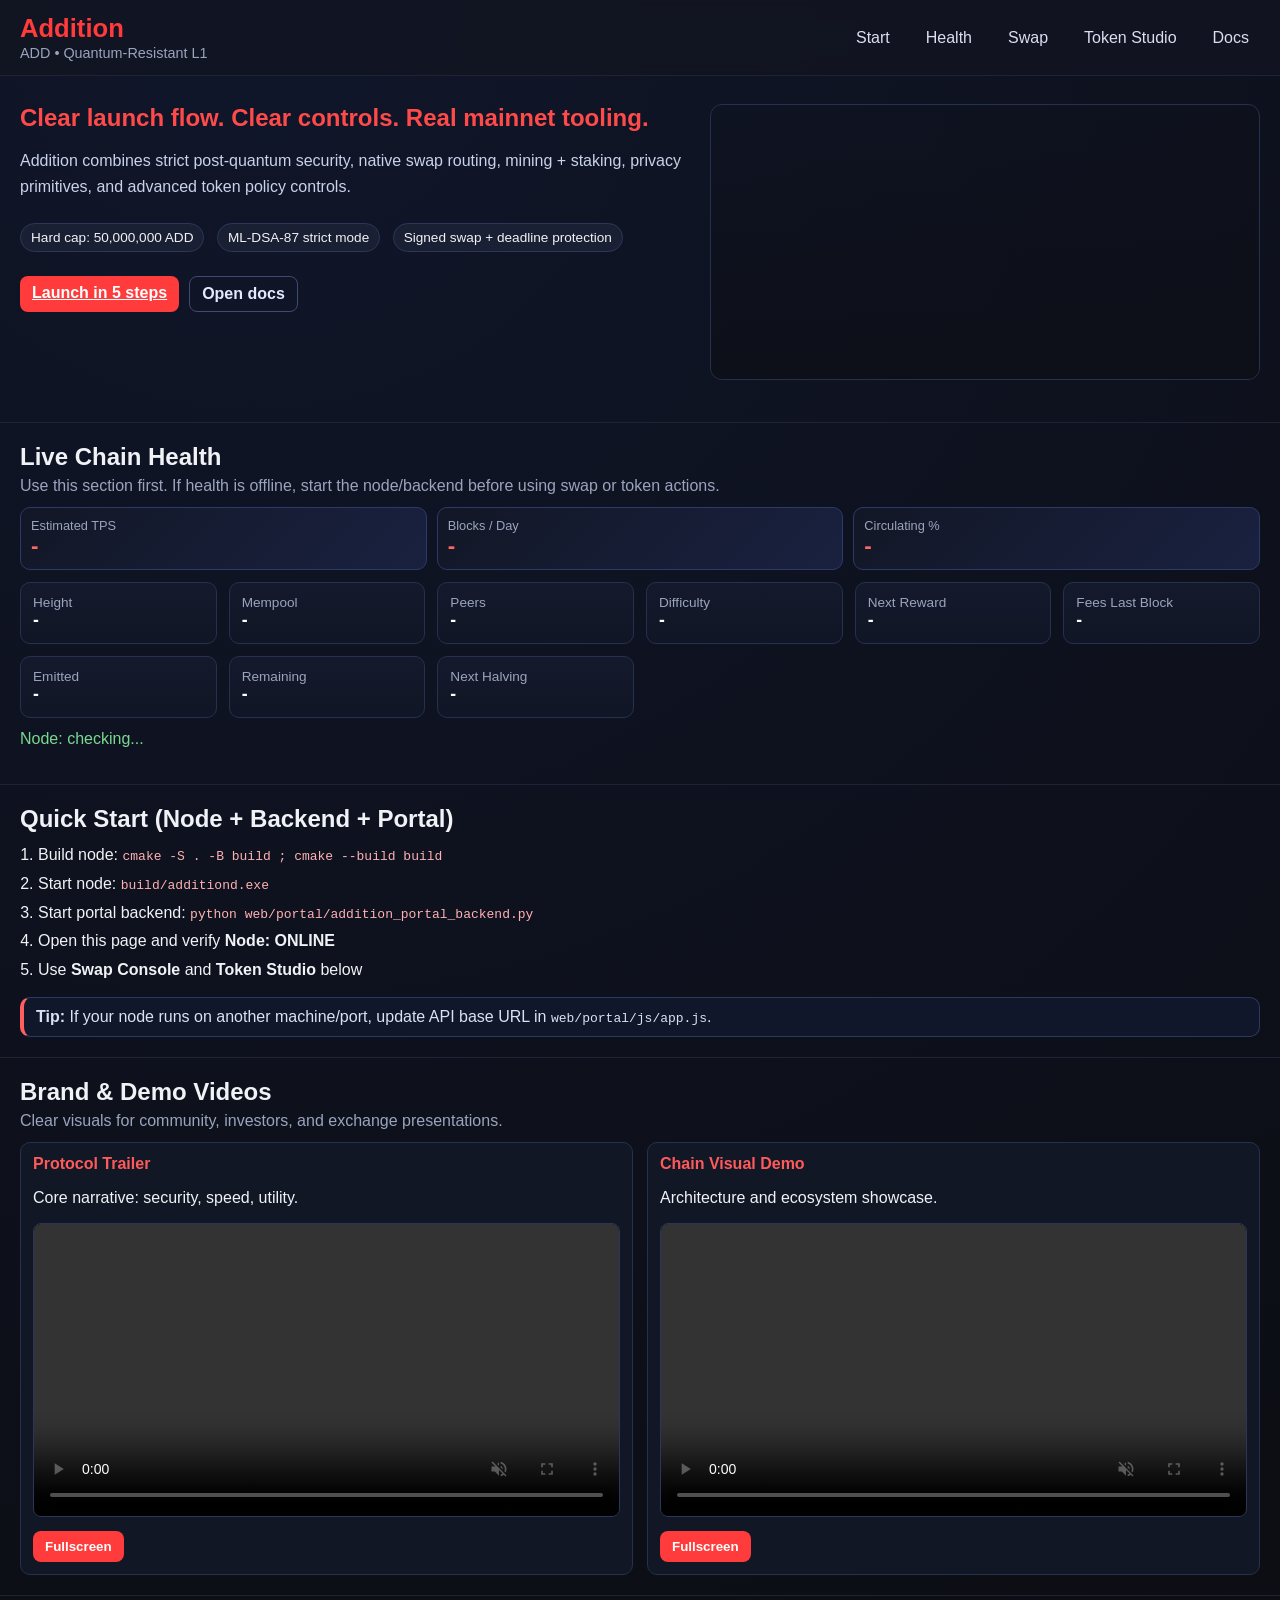
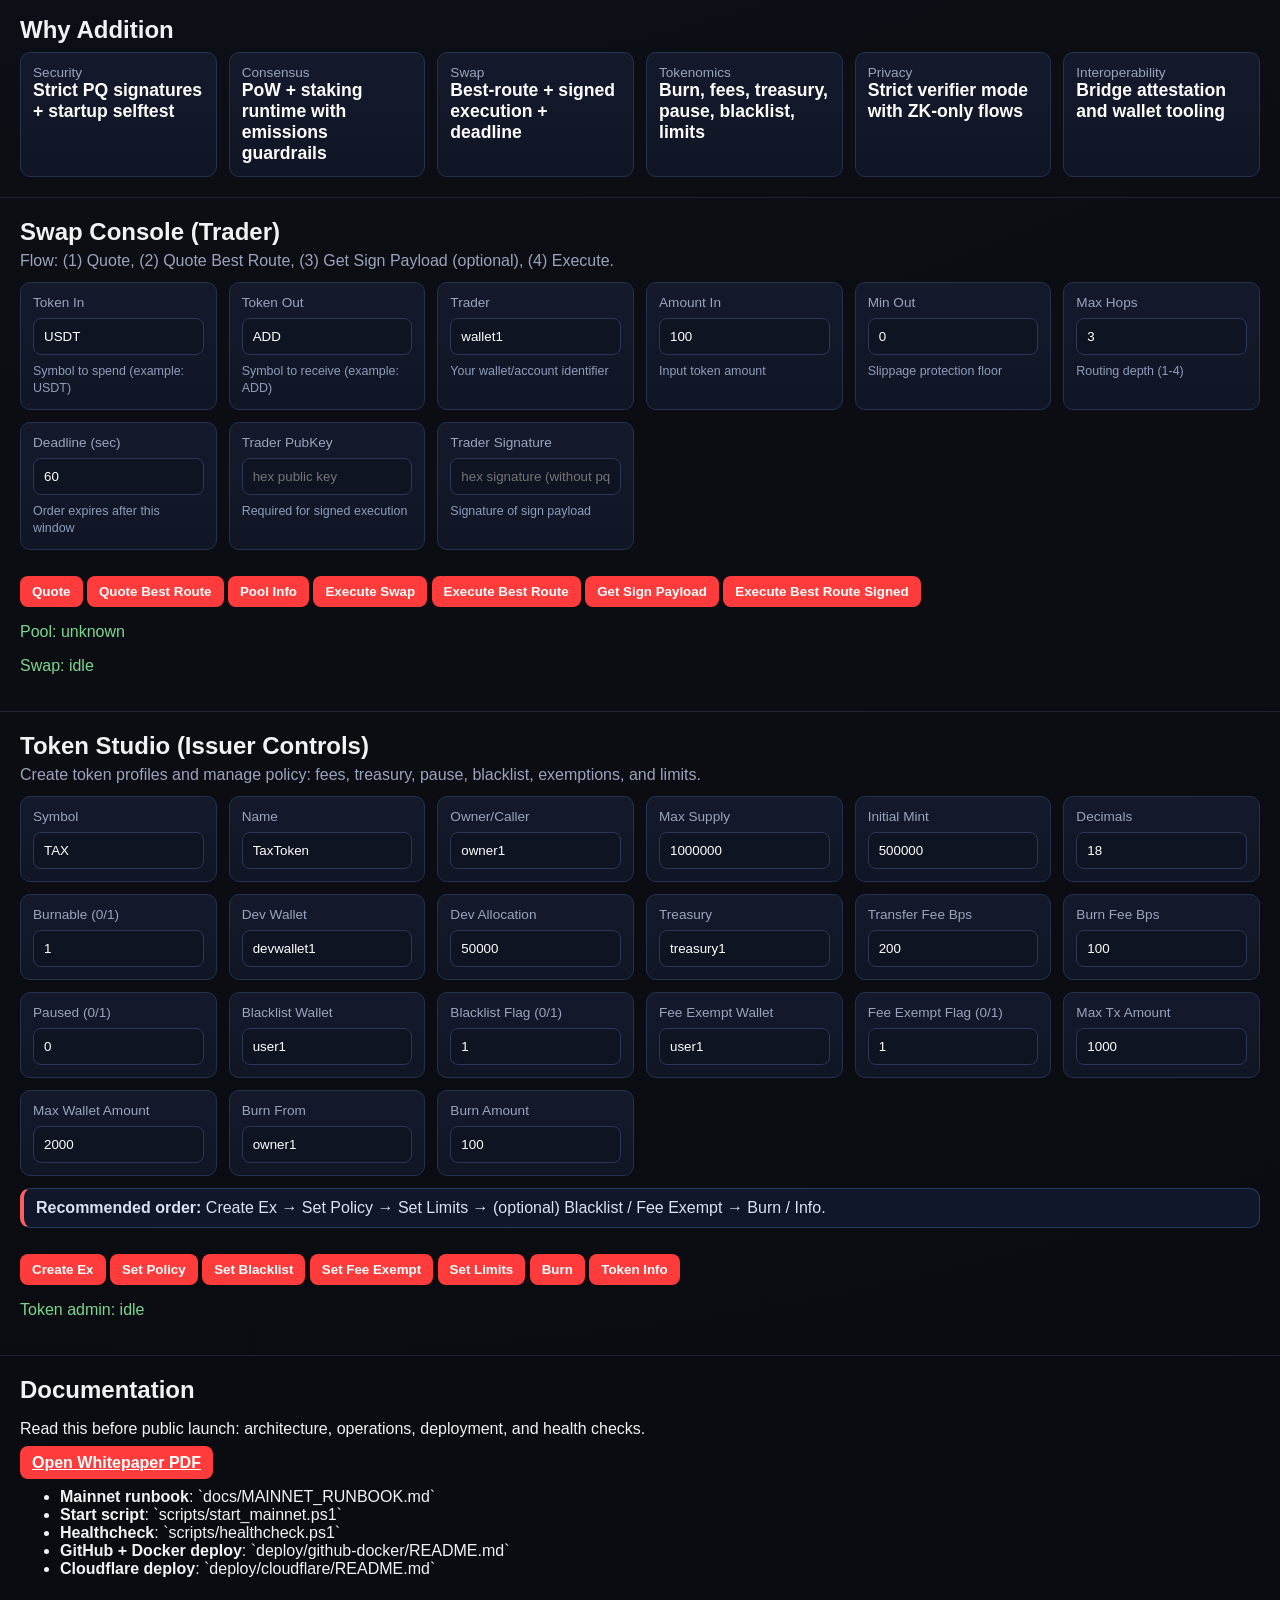
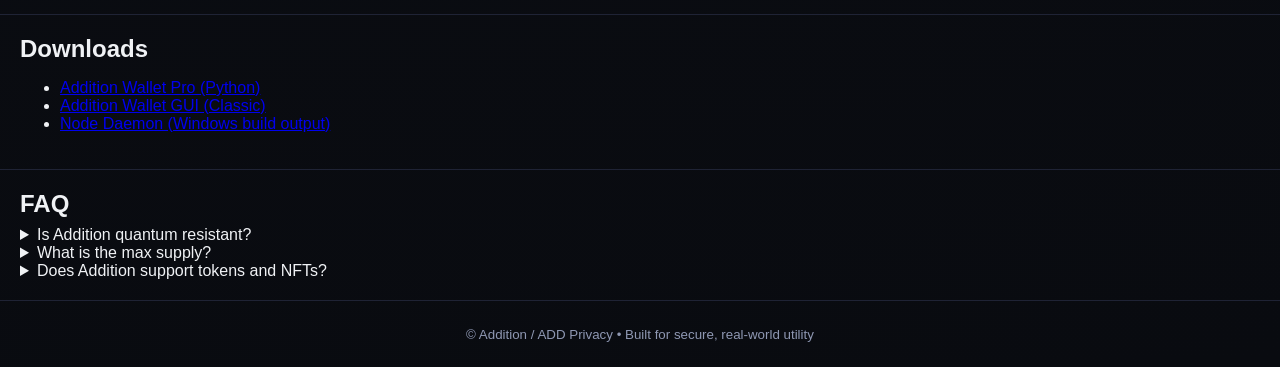
<file: web/portal/index.html>
<!doctype html>
<html lang="en">
<head>
  <meta charset="UTF-8" />
  <meta name="viewport" content="width=device-width, initial-scale=1.0" />
  <title>Addition (ADD) • Quantum-Resistant Layer 1</title>
  <meta name="description" content="Addition (ADD) is a quantum-resistant blockchain with mining, staking, privacy, smart contracts, and advanced tokenomics." />
  <link rel="stylesheet" href="./css/styles.css" />
</head>
<body>
  <header class="topbar">
    <div class="brand">
      <div class="brand-title">Addition</div>
      <div class="brand-sub">ADD • Quantum-Resistant L1</div>
    </div>
    <nav>
      <a href="#quickstart">Start</a>
      <a href="#metrics">Health</a>
      <a href="#swap">Swap</a>
      <a href="#token-admin">Token Studio</a>
      <a href="#whitepaper">Docs</a>
    </nav>
  </header>

  <section class="hero hero-grid">
    <div>
      <h1>Clear launch flow. Clear controls. Real mainnet tooling.</h1>
      <p>
        Addition combines strict post-quantum security, native swap routing,
        mining + staking, privacy primitives, and advanced token policy controls.
      </p>
      <div class="chips">
        <span>Hard cap: 50,000,000 ADD</span>
        <span>ML-DSA-87 strict mode</span>
        <span>Signed swap + deadline protection</span>
      </div>
      <div class="cta-row">
        <a class="btn-fullscreen" href="#quickstart">Launch in 5 steps</a>
        <a class="btn-ghost" href="#whitepaper">Open docs</a>
      </div>
    </div>
    <div class="hero-video-wrap">
      <video id="heroVideo" class="hero-video" autoplay muted loop playsinline preload="auto">
        <source src="./assets/promo.mp4" type="video/mp4" />
      </video>
      <div class="hero-video-overlay"></div>
    </div>
  </section>

  <section id="metrics" class="panel">
    <h2>Live Chain Health</h2>
    <p class="sub">Use this section first. If health is offline, start the node/backend before using swap or token actions.</p>
    <div class="kpi-grid">
      <div class="kpi"><span>Estimated TPS</span><strong id="kpi-tps">-</strong></div>
      <div class="kpi"><span>Blocks / Day</span><strong id="kpi-bpd">-</strong></div>
      <div class="kpi"><span>Circulating %</span><strong id="kpi-circ">-</strong></div>
    </div>
    <div class="grid" id="metric-grid">
      <div class="card"><label>Height</label><strong id="m-height">-</strong></div>
      <div class="card"><label>Mempool</label><strong id="m-mempool">-</strong></div>
      <div class="card"><label>Peers</label><strong id="m-peers">-</strong></div>
      <div class="card"><label>Difficulty</label><strong id="m-diff">-</strong></div>
      <div class="card"><label>Next Reward</label><strong id="m-reward">-</strong></div>
      <div class="card"><label>Fees Last Block</label><strong id="m-fees">-</strong></div>
      <div class="card"><label>Emitted</label><strong id="m-emitted">-</strong></div>
      <div class="card"><label>Remaining</label><strong id="m-remaining">-</strong></div>
      <div class="card"><label>Next Halving</label><strong id="m-halving">-</strong></div>
    </div>
    <p id="health" class="health">Node: checking...</p>
  </section>

  <section id="quickstart" class="panel">
    <h2>Quick Start (Node + Backend + Portal)</h2>
    <ol class="steps">
      <li>Build node: <code>cmake -S . -B build ; cmake --build build</code></li>
      <li>Start node: <code>build/additiond.exe</code></li>
      <li>Start portal backend: <code>python web/portal/addition_portal_backend.py</code></li>
      <li>Open this page and verify <strong>Node: ONLINE</strong></li>
      <li>Use <strong>Swap Console</strong> and <strong>Token Studio</strong> below</li>
    </ol>
    <div class="note">
      <strong>Tip:</strong> If your node runs on another machine/port, update API base URL in <code>web/portal/js/app.js</code>.
    </div>
  </section>

  <section id="media" class="panel">
    <h2>Brand & Demo Videos</h2>
    <p class="sub">Clear visuals for community, investors, and exchange presentations.</p>
    <div class="video-grid">
      <div class="video-card">
        <h3>Protocol Trailer</h3>
        <p>Core narrative: security, speed, utility.</p>
        <video autoplay muted loop playsinline preload="auto" controls>
          <source src="./assets/promo.mp4" type="video/mp4" />
        </video>
        <button class="btn-fullscreen" onclick="openFullscreen('promo.mp4')">Fullscreen</button>
      </div>
      <div class="video-card">
        <h3>Chain Visual Demo</h3>
        <p>Architecture and ecosystem showcase.</p>
        <video autoplay muted loop playsinline preload="auto" controls>
          <source src="./assets/masterpiece_chain.mp4" type="video/mp4" />
        </video>
        <button class="btn-fullscreen" onclick="openFullscreen('masterpiece_chain.mp4')">Fullscreen</button>
      </div>
    </div>
  </section>

  <dialog id="videoDialog" class="video-dialog">
    <video id="dialogVideo" controls autoplay muted loop playsinline></video>
    <div class="dialog-actions">
      <button class="btn-fullscreen" onclick="closeFullscreenDialog()">Close</button>
    </div>
  </dialog>

  <section id="features" class="panel">
    <h2>Why Addition</h2>
    <div class="grid">
      <div class="card"><label>Security</label><strong>Strict PQ signatures + startup selftest</strong></div>
      <div class="card"><label>Consensus</label><strong>PoW + staking runtime with emissions guardrails</strong></div>
      <div class="card"><label>Swap</label><strong>Best-route + signed execution + deadline</strong></div>
      <div class="card"><label>Tokenomics</label><strong>Burn, fees, treasury, pause, blacklist, limits</strong></div>
      <div class="card"><label>Privacy</label><strong>Strict verifier mode with ZK-only flows</strong></div>
      <div class="card"><label>Interoperability</label><strong>Bridge attestation and wallet tooling</strong></div>
    </div>
  </section>

  <section id="swap" class="panel">
    <h2>Swap Console (Trader)</h2>
    <p class="sub">Flow: (1) Quote, (2) Quote Best Route, (3) Get Sign Payload (optional), (4) Execute.</p>
    <div class="grid">
      <div class="card">
        <label>Token In</label>
        <input id="swap-token-in" type="text" value="USDT" />
        <small class="hint">Symbol to spend (example: USDT)</small>
      </div>
      <div class="card">
        <label>Token Out</label>
        <input id="swap-token-out" type="text" value="ADD" />
        <small class="hint">Symbol to receive (example: ADD)</small>
      </div>
      <div class="card">
        <label>Trader</label>
        <input id="swap-trader" type="text" value="wallet1" />
        <small class="hint">Your wallet/account identifier</small>
      </div>
      <div class="card">
        <label>Amount In</label>
        <input id="swap-amount-in" type="number" min="1" value="100" />
        <small class="hint">Input token amount</small>
      </div>
      <div class="card">
        <label>Min Out</label>
        <input id="swap-min-out" type="number" min="0" value="0" />
        <small class="hint">Slippage protection floor</small>
      </div>
      <div class="card">
        <label>Max Hops</label>
        <input id="swap-max-hops" type="number" min="1" max="4" value="3" />
        <small class="hint">Routing depth (1-4)</small>
      </div>
      <div class="card">
        <label>Deadline (sec)</label>
        <input id="swap-deadline-sec" type="number" min="5" value="60" />
        <small class="hint">Order expires after this window</small>
      </div>
      <div class="card">
        <label>Trader PubKey</label>
        <input id="swap-trader-pubkey" type="text" value="" placeholder="hex public key" />
        <small class="hint">Required for signed execution</small>
      </div>
      <div class="card">
        <label>Trader Signature</label>
        <input id="swap-trader-signature" type="text" value="" placeholder="hex signature (without pq=)" />
        <small class="hint">Signature of sign payload</small>
      </div>
    </div>
    <p>
      <button class="btn-fullscreen" onclick="quoteSwap()">Quote</button>
      <button class="btn-fullscreen" onclick="quoteBestRouteSwap()">Quote Best Route</button>
      <button class="btn-fullscreen" onclick="loadPoolInfo()">Pool Info</button>
      <button class="btn-fullscreen" onclick="executeSwap()">Execute Swap</button>
      <button class="btn-fullscreen" onclick="executeBestRouteSwap()">Execute Best Route</button>
      <button class="btn-fullscreen" onclick="getBestRouteSignPayload()">Get Sign Payload</button>
      <button class="btn-fullscreen" onclick="executeBestRouteSwapSigned()">Execute Best Route Signed</button>
    </p>
    <p id="swap-pool" class="health">Pool: unknown</p>
    <p id="swap-result" class="health">Swap: idle</p>
  </section>

  <section id="token-admin" class="panel">
    <h2>Token Studio (Issuer Controls)</h2>
    <p class="sub">Create token profiles and manage policy: fees, treasury, pause, blacklist, exemptions, and limits.</p>
    <div class="grid">
      <div class="card"><label>Symbol</label><input id="tk-symbol" type="text" value="TAX" /></div>
      <div class="card"><label>Name</label><input id="tk-name" type="text" value="TaxToken" /></div>
      <div class="card"><label>Owner/Caller</label><input id="tk-owner" type="text" value="owner1" /></div>
      <div class="card"><label>Max Supply</label><input id="tk-max-supply" type="number" value="1000000" /></div>
      <div class="card"><label>Initial Mint</label><input id="tk-initial-mint" type="number" value="500000" /></div>
      <div class="card"><label>Decimals</label><input id="tk-decimals" type="number" value="18" /></div>
      <div class="card"><label>Burnable (0/1)</label><input id="tk-burnable" type="number" value="1" /></div>
      <div class="card"><label>Dev Wallet</label><input id="tk-dev-wallet" type="text" value="devwallet1" /></div>
      <div class="card"><label>Dev Allocation</label><input id="tk-dev-allocation" type="number" value="50000" /></div>
      <div class="card"><label>Treasury</label><input id="tk-treasury" type="text" value="treasury1" /></div>
      <div class="card"><label>Transfer Fee Bps</label><input id="tk-fee" type="number" value="200" /></div>
      <div class="card"><label>Burn Fee Bps</label><input id="tk-burn-fee" type="number" value="100" /></div>
      <div class="card"><label>Paused (0/1)</label><input id="tk-paused" type="number" value="0" /></div>
      <div class="card"><label>Blacklist Wallet</label><input id="tk-black-wallet" type="text" value="user1" /></div>
      <div class="card"><label>Blacklist Flag (0/1)</label><input id="tk-black-flag" type="number" value="1" /></div>
      <div class="card"><label>Fee Exempt Wallet</label><input id="tk-ex-wallet" type="text" value="user1" /></div>
      <div class="card"><label>Fee Exempt Flag (0/1)</label><input id="tk-ex-flag" type="number" value="1" /></div>
      <div class="card"><label>Max Tx Amount</label><input id="tk-max-tx" type="number" value="1000" /></div>
      <div class="card"><label>Max Wallet Amount</label><input id="tk-max-wallet" type="number" value="2000" /></div>
      <div class="card"><label>Burn From</label><input id="tk-burn-from" type="text" value="owner1" /></div>
      <div class="card"><label>Burn Amount</label><input id="tk-burn-amount" type="number" value="100" /></div>
    </div>
    <div class="note">
      <strong>Recommended order:</strong> Create Ex → Set Policy → Set Limits → (optional) Blacklist / Fee Exempt → Burn / Info.
    </div>
    <p>
      <button class="btn-fullscreen" onclick="tokenCreateEx()">Create Ex</button>
      <button class="btn-fullscreen" onclick="tokenSetPolicy()">Set Policy</button>
      <button class="btn-fullscreen" onclick="tokenSetBlacklist()">Set Blacklist</button>
      <button class="btn-fullscreen" onclick="tokenSetFeeExempt()">Set Fee Exempt</button>
      <button class="btn-fullscreen" onclick="tokenSetLimits()">Set Limits</button>
      <button class="btn-fullscreen" onclick="tokenBurn()">Burn</button>
      <button class="btn-fullscreen" onclick="tokenInfo()">Token Info</button>
    </p>
    <p id="token-admin-result" class="health">Token admin: idle</p>
  </section>

  <section id="whitepaper" class="panel">
    <h2>Documentation</h2>
    <p>Read this before public launch: architecture, operations, deployment, and health checks.</p>
    <p>
      <a class="btn-fullscreen" href="./assets/WHITEPAPER.pdf" target="_blank" rel="noopener">Open Whitepaper PDF</a>
    </p>
    <ul>
      <li><strong>Mainnet runbook</strong>: `docs/MAINNET_RUNBOOK.md`</li>
      <li><strong>Start script</strong>: `scripts/start_mainnet.ps1`</li>
      <li><strong>Healthcheck</strong>: `scripts/healthcheck.ps1`</li>
      <li><strong>GitHub + Docker deploy</strong>: `deploy/github-docker/README.md`</li>
      <li><strong>Cloudflare deploy</strong>: `deploy/cloudflare/README.md`</li>
    </ul>
  </section>

  <section id="downloads" class="panel">
    <h2>Downloads</h2>
    <ul>
      <li><a href="../addition_wallet_pro.py" target="_blank" rel="noopener">Addition Wallet Pro (Python)</a></li>
      <li><a href="../addition_wallet_gui.py" target="_blank" rel="noopener">Addition Wallet GUI (Classic)</a></li>
      <li><a href="../../build/additiond.exe" target="_blank" rel="noopener">Node Daemon (Windows build output)</a></li>
    </ul>
  </section>

  <section id="faq" class="panel">
    <h2>FAQ</h2>
    <details>
      <summary>Is Addition quantum resistant?</summary>
      <p>Yes. Strict PQ mode is enforced using ML-DSA-87 through liboqs.</p>
    </details>
    <details>
      <summary>What is the max supply?</summary>
      <p>Hard-capped on-chain at 50,000,000 ADD.</p>
    </details>
    <details>
      <summary>Does Addition support tokens and NFTs?</summary>
      <p>Yes, via native token and NFT runtime commands.</p>
    </details>
  </section>

  <footer>
    <small>© Addition / ADD Privacy • Built for secure, real-world utility</small>
  </footer>

  <script src="./js/app.js"></script>
</body>
</html>
</file>
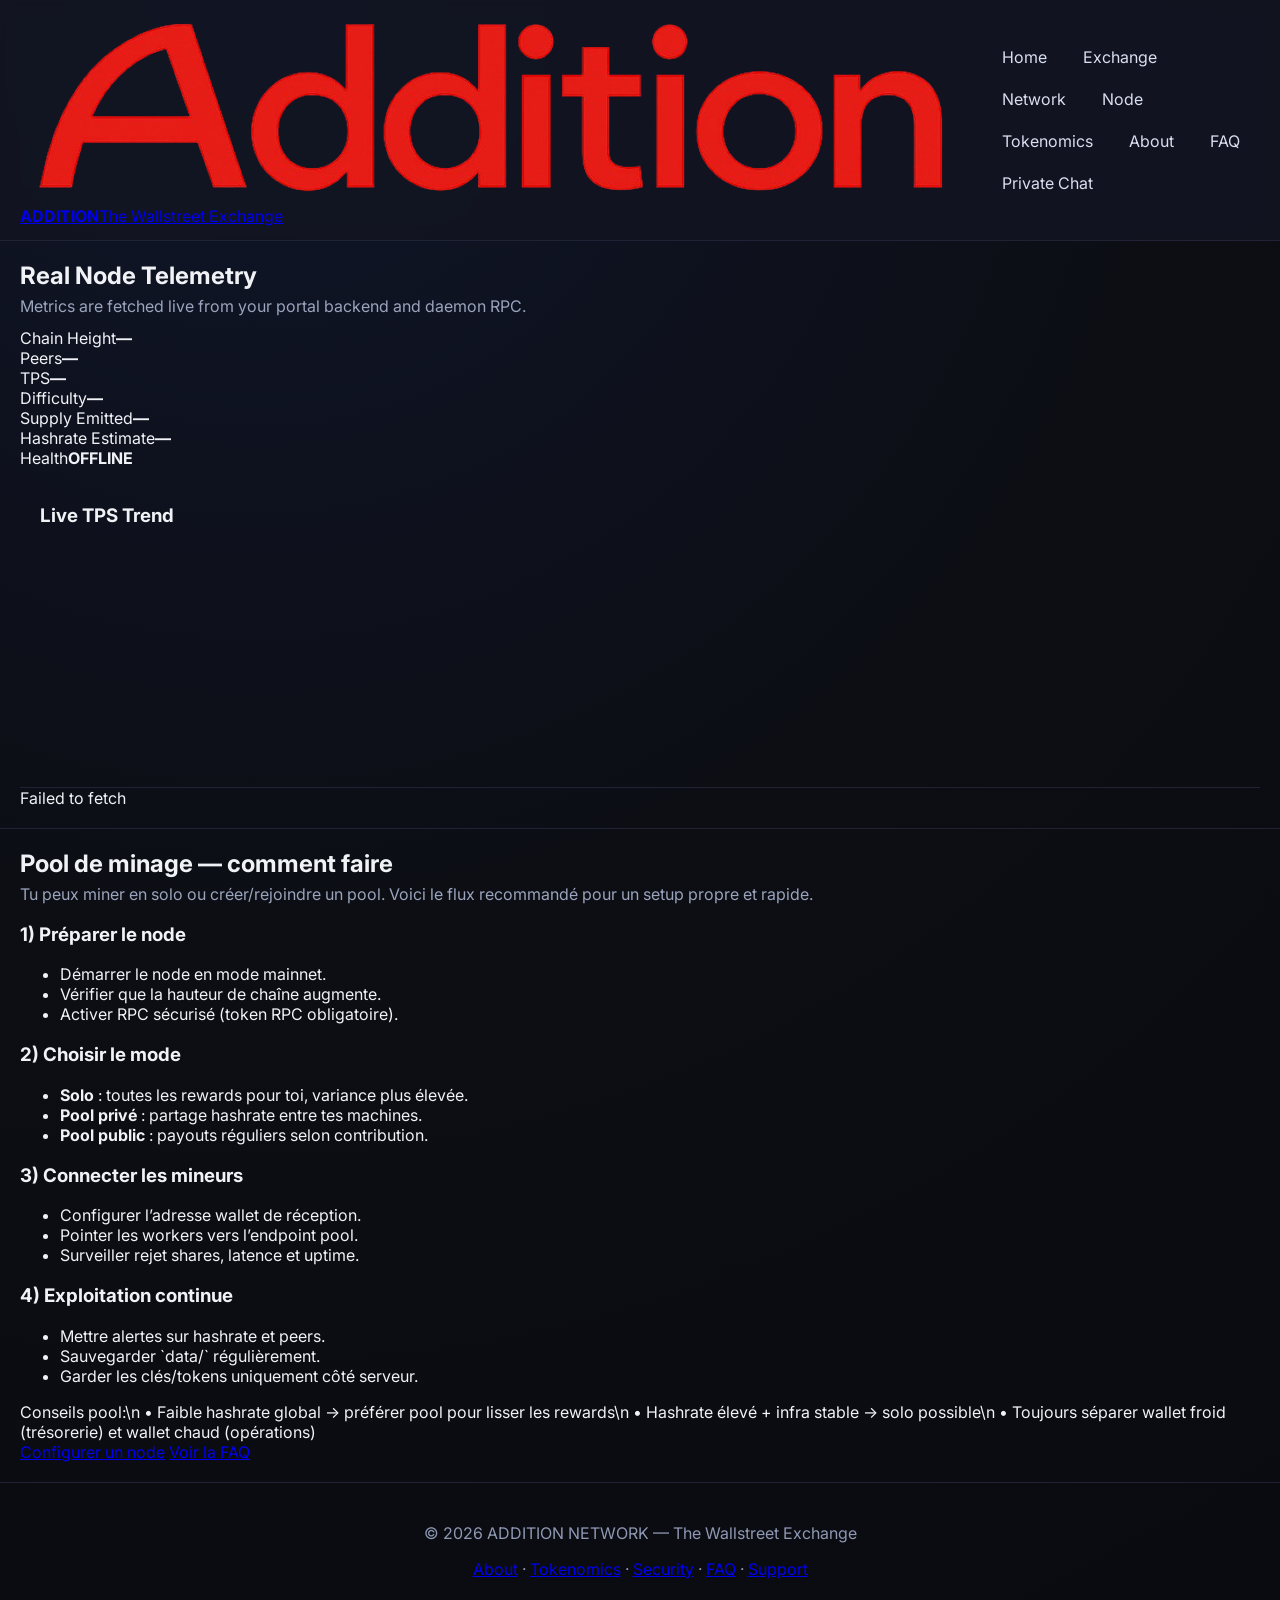
<file: web/portal/network.html>
<!DOCTYPE html>
<html lang="en">
<head>
    <meta charset="UTF-8">
    <meta name="viewport" content="width=device-width, initial-scale=1.0">
    <title>Network Metrics | Wallstreet Exchange</title>
    <link rel="stylesheet" href="./css/styles.css">
    <link href="https://fonts.googleapis.com/css2?family=Inter:wght@400;600;700;800&family=JetBrains+Mono:wght@500;700&display=swap" rel="stylesheet">
</head>
<body data-page="network">
    <header class="topbar">
        <a class="brand brand--logo-only" href="./index.html">
            <img src="./assets/logo-transparent.png" alt="ADDITION Logo">
            <div class="brand-copy"><strong>ADDITION</strong><span>The Wallstreet Exchange</span></div>
        </a>
        <nav class="nav-links">
            <a href="./index.html">Home</a>
            <a href="./exchange.html">Exchange</a>
            <a href="./network.html" class="active">Network</a>
            <a href="./node.html">Node</a>
            <a href="./tokenomics.html">Tokenomics</a>
            <a href="./about.html">About</a>
            <a href="./faq.html">FAQ</a>
            <a href="./chat/">Private Chat</a>
        </nav>
    </header>

    <main>
        <section class="panel fade-up">
            <h2>Real Node Telemetry</h2>
            <p class="sub">Metrics are fetched live from your portal backend and daemon RPC.</p>
            <div class="metrics-grid">
                <article class="metric"><label>Chain Height</label><strong id="m-height">—</strong></article>
                <article class="metric"><label>Peers</label><strong id="m-peers">—</strong></article>
                <article class="metric"><label>TPS</label><strong id="kpi-tps">—</strong></article>
                <article class="metric"><label>Difficulty</label><strong id="m-diff">—</strong></article>
                <article class="metric"><label>Supply Emitted</label><strong id="m-emitted">—</strong></article>
                <article class="metric"><label>Hashrate Estimate</label><strong id="m-hash">—</strong></article>
                <article class="metric"><label>Health</label><strong id="health-status" class="status-warn">SYNCING</strong></article>
            </div>
            <div class="panel" style="margin-top:.8rem;">
                <h3 style="margin:.2rem 0 1rem;">Live TPS Trend</h3>
                <canvas id="tps-chart" width="1000" height="220"></canvas>
            </div>
            <div class="raw-box" id="network-raw">No data</div>
        </section>

        <section class="panel fade-up delay-1" id="mining-pool">
            <h2>Pool de minage — comment faire</h2>
            <p class="sub">Tu peux miner en solo ou créer/rejoindre un pool. Voici le flux recommandé pour un setup propre et rapide.</p>

            <div class="feature-grid">
                <article>
                    <h3>1) Préparer le node</h3>
                    <ul class="checklist">
                        <li>Démarrer le node en mode mainnet.</li>
                        <li>Vérifier que la hauteur de chaîne augmente.</li>
                        <li>Activer RPC sécurisé (token RPC obligatoire).</li>
                    </ul>
                </article>
                <article>
                    <h3>2) Choisir le mode</h3>
                    <ul class="checklist">
                        <li><strong>Solo</strong> : toutes les rewards pour toi, variance plus élevée.</li>
                        <li><strong>Pool privé</strong> : partage hashrate entre tes machines.</li>
                        <li><strong>Pool public</strong> : payouts réguliers selon contribution.</li>
                    </ul>
                </article>
                <article>
                    <h3>3) Connecter les mineurs</h3>
                    <ul class="checklist">
                        <li>Configurer l’adresse wallet de réception.</li>
                        <li>Pointer les workers vers l’endpoint pool.</li>
                        <li>Surveiller rejet shares, latence et uptime.</li>
                    </ul>
                </article>
                <article>
                    <h3>4) Exploitation continue</h3>
                    <ul class="checklist">
                        <li>Mettre alertes sur hashrate et peers.</li>
                        <li>Sauvegarder `data/` régulièrement.</li>
                        <li>Garder les clés/tokens uniquement côté serveur.</li>
                    </ul>
                </article>
            </div>

            <div class="raw-box">
                Conseils pool:\n
                • Faible hashrate global → préférer pool pour lisser les rewards\n
                • Hashrate élevé + infra stable → solo possible\n
                • Toujours séparer wallet froid (trésorerie) et wallet chaud (opérations)
            </div>

            <div class="hero-actions">
                <a class="btn btn-primary" href="./node.html">Configurer un node</a>
                <a class="btn btn-secondary" href="./faq.html">Voir la FAQ</a>
            </div>
        </section>
    </main>

    <footer class="footer">
        <p>© 2026 ADDITION NETWORK — The Wallstreet Exchange</p>
        <p>
            <a href="./about.html">About</a> ·
            <a href="./tokenomics.html">Tokenomics</a> ·
            <a href="./security.html">Security</a> ·
            <a href="./faq.html">FAQ</a> ·
            <a href="./support.html">Support</a>
        </p>
    </footer>
    <script src="./js/app.js"></script>
</body>
</html>
</file>
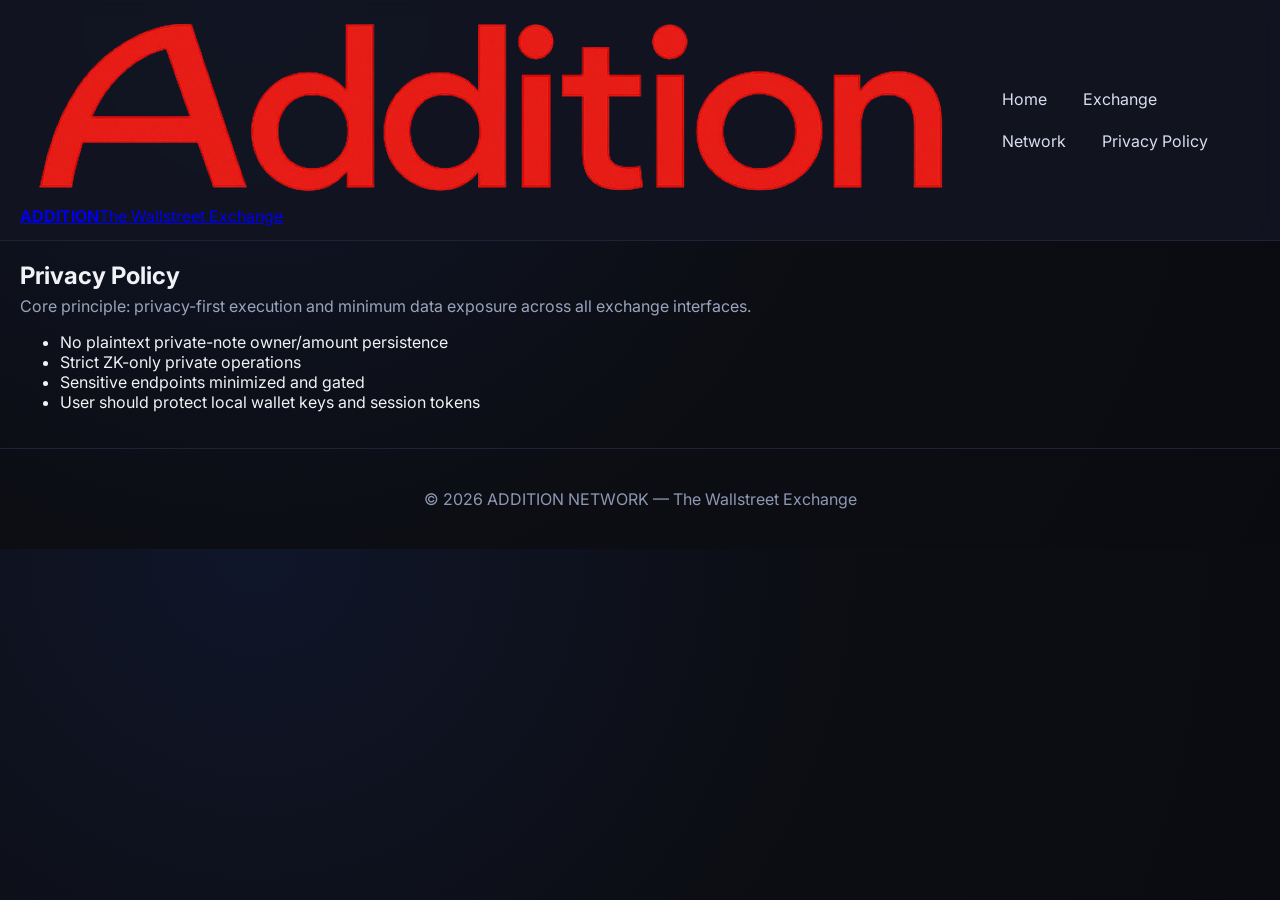
<file: web/portal/privacy-policy.html>
<!DOCTYPE html>
<html lang="en">
<head>
  <meta charset="UTF-8" />
  <meta name="viewport" content="width=device-width, initial-scale=1.0" />
  <title>Privacy Policy | Wallstreet Exchange</title>
  <link rel="stylesheet" href="./css/styles.css" />
  <link href="https://fonts.googleapis.com/css2?family=Inter:wght@400;600;700;800&family=JetBrains+Mono:wght@500;700&display=swap" rel="stylesheet" />
</head>
<body>
  <header class="topbar">
    <a class="brand brand--logo-only" href="./index.html"><img src="./assets/logo-transparent.png" alt="Logo" /><div class="brand-copy"><strong>ADDITION</strong><span>The Wallstreet Exchange</span></div></a>
    <nav class="nav-links">
      <a href="./index.html">Home</a>
      <a href="./exchange.html">Exchange</a>
      <a href="./network.html">Network</a>
      <a href="./privacy-policy.html" class="active">Privacy Policy</a>
    </nav>
  </header>
  <main>
    <section class="panel fade-up">
      <h2>Privacy Policy</h2>
      <p class="sub">Core principle: privacy-first execution and minimum data exposure across all exchange interfaces.</p>
      <ul class="checklist">
        <li>No plaintext private-note owner/amount persistence</li>
        <li>Strict ZK-only private operations</li>
        <li>Sensitive endpoints minimized and gated</li>
        <li>User should protect local wallet keys and session tokens</li>
      </ul>
    </section>
  </main>
  <footer class="footer"><p>© 2026 ADDITION NETWORK — The Wallstreet Exchange</p></footer>
</body>
</html>
</file>
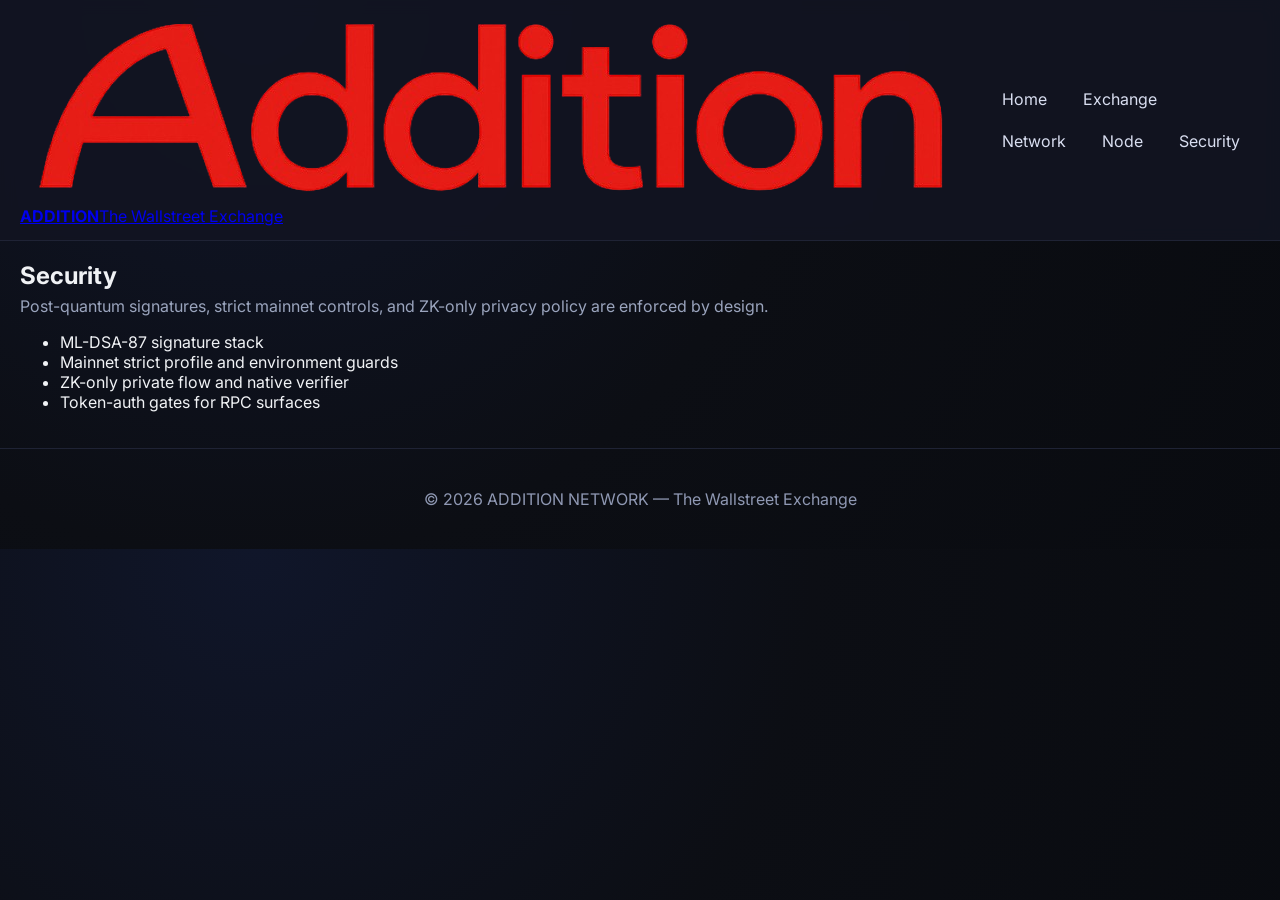
<file: web/portal/security.html>
<!DOCTYPE html>
<html lang="en">
<head>
  <meta charset="UTF-8" />
  <meta name="viewport" content="width=device-width, initial-scale=1.0" />
  <title>Security | Wallstreet Exchange</title>
  <link rel="stylesheet" href="./css/styles.css" />
  <link href="https://fonts.googleapis.com/css2?family=Inter:wght@400;600;700;800&family=JetBrains+Mono:wght@500;700&display=swap" rel="stylesheet" />
</head>
<body>
  <header class="topbar">
    <a class="brand brand--logo-only" href="./index.html"><img src="./assets/logo-transparent.png" alt="Logo" /><div class="brand-copy"><strong>ADDITION</strong><span>The Wallstreet Exchange</span></div></a>
    <nav class="nav-links">
      <a href="./index.html">Home</a>
      <a href="./exchange.html">Exchange</a>
      <a href="./network.html">Network</a>
      <a href="./node.html">Node</a>
      <a href="./security.html" class="active">Security</a>
    </nav>
  </header>
  <main>
    <section class="panel fade-up">
      <h2>Security</h2>
      <p class="sub">Post-quantum signatures, strict mainnet controls, and ZK-only privacy policy are enforced by design.</p>
      <ul class="checklist">
        <li>ML-DSA-87 signature stack</li>
        <li>Mainnet strict profile and environment guards</li>
        <li>ZK-only private flow and native verifier</li>
        <li>Token-auth gates for RPC surfaces</li>
      </ul>
    </section>
  </main>
  <footer class="footer"><p>© 2026 ADDITION NETWORK — The Wallstreet Exchange</p></footer>
</body>
</html>
</file>
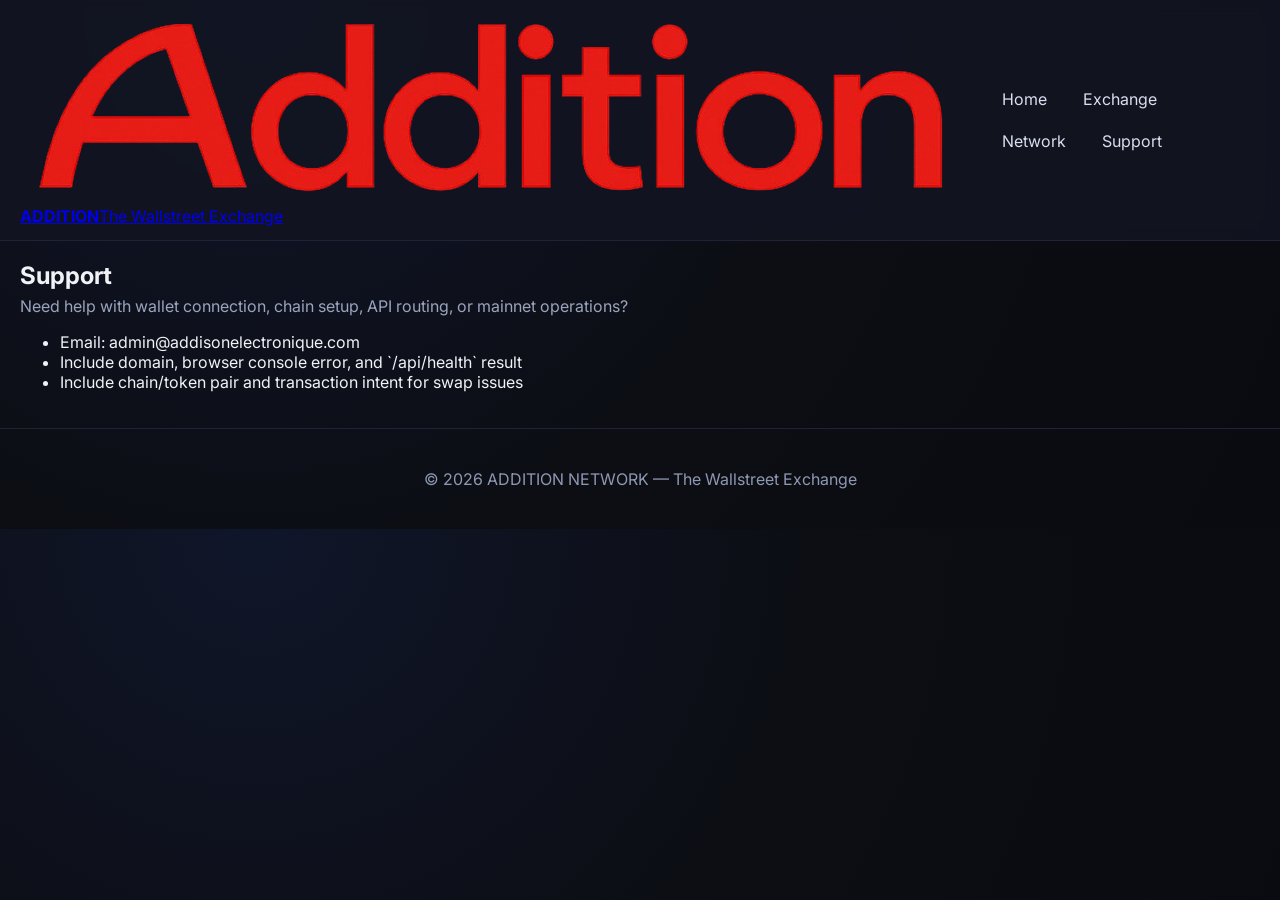
<file: web/portal/support.html>
<!DOCTYPE html>
<html lang="en">
<head>
  <meta charset="UTF-8" />
  <meta name="viewport" content="width=device-width, initial-scale=1.0" />
  <title>Support | Wallstreet Exchange</title>
  <link rel="stylesheet" href="./css/styles.css" />
  <link href="https://fonts.googleapis.com/css2?family=Inter:wght@400;600;700;800&family=JetBrains+Mono:wght@500;700&display=swap" rel="stylesheet" />
</head>
<body>
  <header class="topbar">
    <a class="brand brand--logo-only" href="./index.html"><img src="./assets/logo-transparent.png" alt="Logo" /><div class="brand-copy"><strong>ADDITION</strong><span>The Wallstreet Exchange</span></div></a>
    <nav class="nav-links">
      <a href="./index.html">Home</a>
      <a href="./exchange.html">Exchange</a>
      <a href="./network.html">Network</a>
      <a href="./support.html" class="active">Support</a>
    </nav>
  </header>
  <main>
    <section class="panel fade-up">
      <h2>Support</h2>
      <p class="sub">Need help with wallet connection, chain setup, API routing, or mainnet operations?</p>
      <ul class="checklist">
        <li>Email: admin@addisonelectronique.com</li>
        <li>Include domain, browser console error, and `/api/health` result</li>
        <li>Include chain/token pair and transaction intent for swap issues</li>
      </ul>
    </section>
  </main>
  <footer class="footer"><p>© 2026 ADDITION NETWORK — The Wallstreet Exchange</p></footer>
</body>
</html>
</file>
<file: web/portal/css/styles.css>
* { box-sizing: border-box; }
body {
  margin: 0;
  font-family: Inter, Segoe UI, Arial, sans-serif;
  background: radial-gradient(circle at 20% 0%, #10162a 0%, #0c0e14 48%, #090b10 100%);
  color: #f0f2f5;
}
.brand { display: flex; flex-direction: column; gap: 2px; }
.topbar {
  position: sticky;
  top: 0;
  z-index: 10;
  backdrop-filter: blur(8px);
  display: flex;
  justify-content: space-between;
  align-items: center;
  padding: 14px 20px;
  background: rgba(18, 21, 34, 0.9);
  border-bottom: 1px solid #1f2335;
}
.brand-title { color: #ff3b3b; font-size: 1.6rem; font-weight: 700; }
.brand-sub { color: #9aa4bd; font-size: .9rem; }
nav { display: flex; flex-wrap: wrap; gap: 6px; }
nav a {
  color: #d9def0;
  text-decoration: none;
  margin-left: 8px;
  padding: 7px 10px;
  border-radius: 8px;
  border: 1px solid transparent;
}
nav a:hover {
  background: #1a2137;
  border-color: #2b3659;
}
.hero { padding: 28px 20px; border-bottom: 1px solid #1f2335; }
.hero-grid {
  display: grid;
  grid-template-columns: 1.1fr .9fr;
  gap: 18px;
}
.hero-video-wrap {
  position: relative;
  width: 100%;
  max-height: 280px;
  overflow: hidden;
  border: 1px solid #26314f;
  border-radius: 12px;
  margin-bottom: 14px;
}
.hero-video {
  width: 100%;
  display: block;
  object-fit: cover;
  max-height: 280px;
  filter: saturate(1.05) contrast(1.05);
}
.hero-video-overlay {
  position: absolute;
  inset: 0;
  background: linear-gradient(180deg, rgba(12,14,20,.1) 0%, rgba(12,14,20,.65) 100%);
  pointer-events: none;
}
.logo-row {
  display: flex;
  gap: 12px;
  align-items: center;
  margin-bottom: 14px;
  flex-wrap: wrap;
}
.logo-box {
  background: #121726;
  border: 1px solid #2d395c;
  border-radius: 10px;
  padding: 10px;
}
.logo-box img {
  display: block;
  max-height: 74px;
  width: auto;
}
.logo-box-white {
  background: #ffffff;
  border-color: #d8d8d8;
}
.hero h1 { margin: 0 0 8px 0; color: #ff4a4a; }
.hero p { color: #c9d2ea; line-height: 1.6; }
.chips span {
  display: inline-block;
  margin-right: 8px;
  margin-top: 8px;
  padding: 6px 10px;
  background: #1a2033;
  border: 1px solid #2c3658;
  border-radius: 999px;
  font-size: .85rem;
}
.cta-row {
  display: flex;
  gap: 10px;
  margin-top: 14px;
  flex-wrap: wrap;
}
.panel { padding: 20px; border-bottom: 1px solid #1f2335; }
.panel h2 { margin: 0 0 8px 0; }
.sub { color: #9aa4bd; margin-top: -2px; margin-bottom: 12px; }
.grid {
  display: grid;
  gap: 12px;
  grid-template-columns: repeat(auto-fit, minmax(180px, 1fr));
}
.kpi-grid {
  display: grid;
  grid-template-columns: repeat(auto-fit, minmax(190px, 1fr));
  gap: 10px;
  margin-bottom: 12px;
}
.kpi {
  background: linear-gradient(135deg, #121726, #1a2140);
  border: 1px solid #2c3a68;
  border-radius: 10px;
  padding: 10px;
}
.kpi span {
  display: block;
  color: #9aa4bd;
  font-size: .8rem;
}
.kpi strong {
  color: #ff6767;
  font-size: 1.4rem;
}
.card {
  background: linear-gradient(180deg, #141a2c, #101625);
  border: 1px solid #26314f;
  border-radius: 10px;
  padding: 12px;
}
.card label { display: block; color: #9aa4bd; font-size: .85rem; }
.card strong { color: #ffffff; font-size: 1.1rem; }
.card input {
  margin-top: 8px;
  width: 100%;
  border: 1px solid #2c3658;
  border-radius: 8px;
  background: #0f1422;
  color: #fff;
  padding: 10px;
}
.hint {
  display: block;
  margin-top: 8px;
  color: #8f9cbc;
  font-size: .78rem;
  line-height: 1.35;
}
.health { color: #7bd88f; margin-top: 12px; }
.video-grid {
  display: grid;
  grid-template-columns: repeat(auto-fit, minmax(280px, 1fr));
  gap: 14px;
}
.video-card {
  background: #121726;
  border: 1px solid #26314f;
  border-radius: 10px;
  padding: 12px;
}
.video-card h3 {
  margin: 0 0 8px 0;
  color: #ff5a5a;
  font-size: 1rem;
}
.video-card video {
  width: 100%;
  border-radius: 8px;
  border: 1px solid #2c3658;
  background: #000;
}
.btn-fullscreen {
  margin-top: 10px;
  background: #ff3b3b;
  color: white;
  border: 0;
  border-radius: 8px;
  padding: 8px 12px;
  cursor: pointer;
  font-weight: 600;
}
.btn-fullscreen:hover { filter: brightness(1.08); }
.btn-ghost {
  margin-top: 10px;
  color: #e3e9ff;
  border: 1px solid #3d4a75;
  border-radius: 8px;
  padding: 8px 12px;
  text-decoration: none;
  font-weight: 600;
}
.btn-ghost:hover {
  background: #161d31;
}
.steps {
  margin: 0;
  padding-left: 18px;
  line-height: 1.8;
}
.steps code {
  color: #ffb1b1;
}
.note {
  margin-top: 12px;
  background: #10172a;
  border: 1px solid #2a395f;
  border-left: 4px solid #ff5f5f;
  border-radius: 10px;
  padding: 10px 12px;
  color: #d9e1f7;
}
.video-dialog {
  border: 1px solid #26314f;
  border-radius: 12px;
  background: #0d1018;
  padding: 12px;
  width: min(1100px, 92vw);
}
.video-dialog::backdrop {
  background: rgba(0, 0, 0, .72);
}
.video-dialog video {
  width: 100%;
  border-radius: 8px;
  background: #000;
}
.dialog-actions {
  margin-top: 10px;
  display: flex;
  justify-content: flex-end;
}
footer { text-align: center; padding: 24px; color: #8f98b3; }

@media (max-width: 920px) {
  .topbar {
    align-items: flex-start;
    gap: 10px;
    flex-direction: column;
  }
  nav a {
    margin-left: 0;
  }
  .hero-grid {
    grid-template-columns: 1fr;
  }
}
</file>
